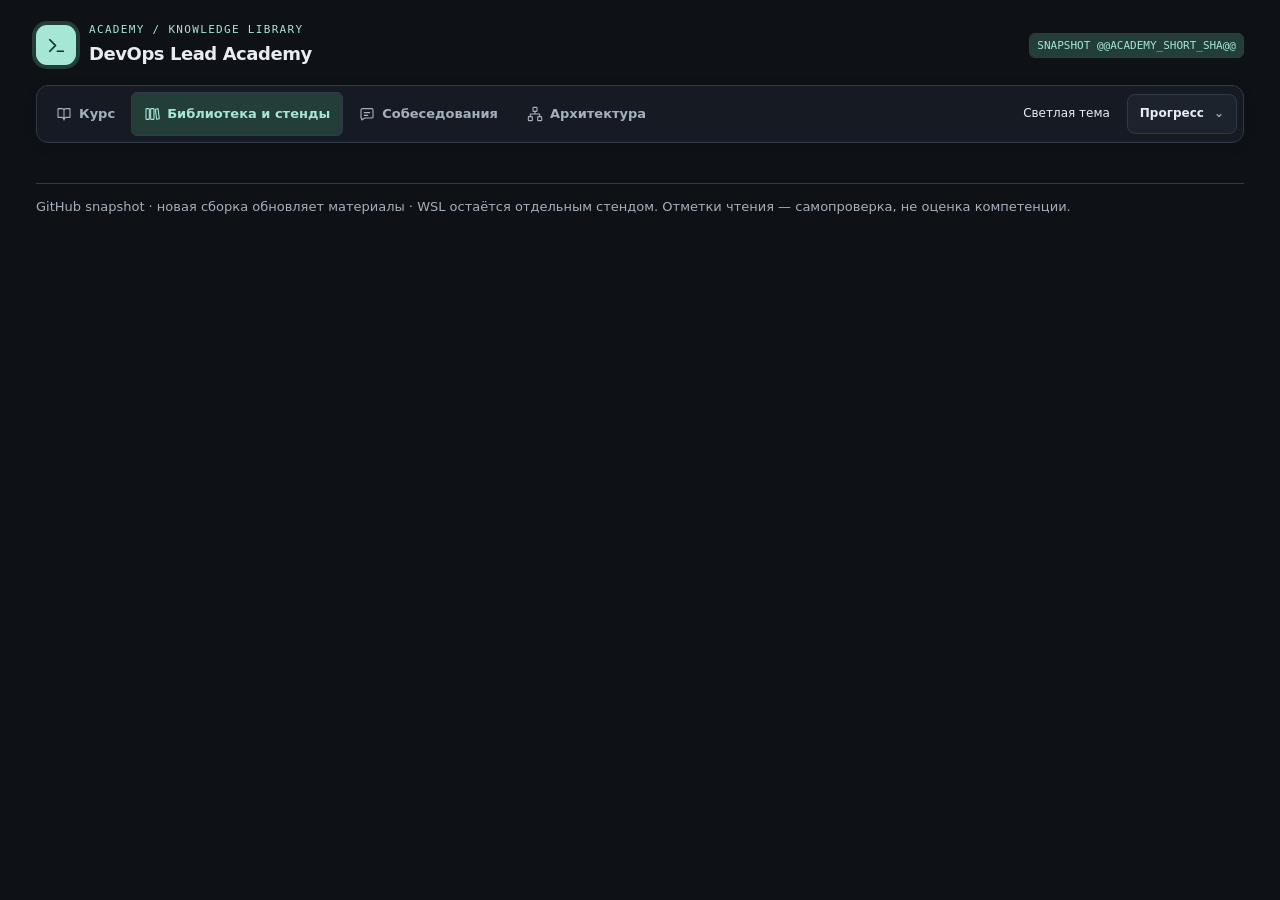
<file: site/templates/index.html>
<!doctype html><html lang="ru"><head><meta charset="utf-8"><meta name="viewport" content="width=device-width,initial-scale=1"><meta name="referrer" content="no-referrer"><meta http-equiv="Content-Security-Policy" content="default-src 'none'; script-src 'self' 'unsafe-inline'; style-src 'self' 'unsafe-inline'; img-src 'self' data:; connect-src 'none'; base-uri 'none'; form-action 'none'"><title>DevOps Lead Academy · Engineering Cockpit</title><link rel="stylesheet" href="site.css"><style>
*{box-sizing:border-box}body{margin:0;background:#0b1322;color:#e8eef9;font:14px/1.6 system-ui,sans-serif;color-scheme:dark}button,input,select,textarea{font:inherit}button,a,input,select,textarea{outline-offset:3px}button{cursor:pointer;border:1px solid #36475e;background:#1c2b40;color:#e8eef9;border-radius:9px;padding:9px 13px;text-align:left}button:hover{background:#283c54}button:focus-visible,a:focus-visible,input:focus-visible,select:focus-visible{outline:2px solid #7de4c7}button.primary,button[aria-current=true]{background:#8de4cd;color:#0d312d;border-color:#8de4cd;font-weight:700}button:disabled{opacity:.45;cursor:default}a{color:#a9d6ff}input,select,textarea{width:100%;border:1px solid #3a4d67;border-radius:9px;background:#0d192b;color:#eef5ff;padding:10px}textarea{min-height:110px;resize:vertical}h1,h2,h3,h4,p{margin:0 0 12px}h1{font-size:clamp(27px,4vw,44px);letter-spacing:-.045em;line-height:1.14}h2{font-size:23px;letter-spacing:-.025em}h3{font-size:17px}h4{font-size:14px;color:#98e4d3;margin-top:22px}.shell{max-width:1250px;margin:auto;padding:18px}.top{display:flex;justify-content:space-between;gap:12px;align-items:center;flex-wrap:wrap;padding:6px 0 18px;border-bottom:1px solid #29394f}.brand{font-size:16px;font-weight:750;letter-spacing:-.02em}.kicker{font:11px/1.5 ui-monospace,monospace;color:#8de4cd;letter-spacing:.12em;text-transform:uppercase}.muted{color:#a5b5cc;font-size:13px}.nav{display:flex;gap:7px;flex-wrap:wrap;margin:18px 0}.nav button{flex:1 1 auto;text-align:center}.hero{padding:28px;border:1px solid #345a68;border-radius:17px;background:radial-gradient(ellipse at 100% 0,#214d60,transparent 60%),#15273a;display:grid;grid-template-columns:1.5fr 1fr;gap:20px;align-items:center}.hero p{max-width:55ch;color:#c9d9ec}.hero svg{width:100%;color:#8de4cd}.stats,.grid{display:grid;grid-template-columns:repeat(auto-fit,minmax(160px,1fr));gap:11px;margin:16px 0}.stat,.card,.panel{border:1px solid #2e4058;border-radius:13px;padding:17px;background:#132035;min-width:0}.stat b{font-size:28px;color:#e8eef9;display:block;line-height:1.2}.card{display:flex;flex-direction:column;align-items:start;gap:9px}.card h3,.card p{margin:0}.card button{margin-top:auto;width:100%}.pill{font:11px ui-monospace,monospace;color:#8de4cd;border:1px solid #35645f;border-radius:5px;padding:5px 7px}.split{display:grid;grid-template-columns:minmax(155px,220px) minmax(0,1fr);gap:14px;align-items:start}.rail{max-height:580px;overflow:auto;display:grid;gap:5px;padding:3px}.rail button{font-size:12px;overflow-wrap:anywhere}.reading p{max-width:76ch;font-size:15px;line-height:1.8}.reading h2{font-size:26px}.actions{display:flex;gap:8px;flex-wrap:wrap;margin:12px 0}.actions button{flex:1 1 auto}.code{position:relative;margin:12px 0;border:1px solid #3c506d;background:#09111e;border-radius:10px;overflow:hidden}.codebar{display:flex;justify-content:space-between;align-items:center;background:#17263b;padding:7px 10px;font:11px ui-monospace,monospace;color:#a5b5cc;gap:8px}.codebar button{font:12px system-ui;padding:4px 8px}pre{white-space:pre-wrap;overflow-wrap:anywhere;margin:0;padding:13px;color:#b6e8d9;font:12px/1.65 ui-monospace,monospace;max-height:320px;overflow:auto}.notice{border-left:3px solid #e9bd75;background:#29283a;padding:13px;border-radius:6px;color:#f0d8b3;font-size:13px;margin:14px 0}.list{display:grid;gap:8px}.row{display:flex;align-items:center;justify-content:space-between;gap:9px;flex-wrap:wrap}.section{margin-top:22px}ul,ol{padding-left:23px}li{margin:7px 0}.small{font-size:12px}details{border:1px solid #2e4058;border-radius:9px;padding:12px;margin:12px 0}summary{cursor:pointer;font-weight:700}.footer{border-top:1px solid #29394f;margin-top:20px;padding-top:12px}.footer p{margin:0}.filter{display:grid;grid-template-columns:1fr 180px;gap:10px;margin:14px 0}.progress{height:6px;border-radius:9px;background:#2e4058;overflow:hidden;margin-top:8px}.progress span{display:block;height:100%;background:#8de4cd}.timeline{display:grid;gap:9px;margin:15px 0}.timeline button{text-align:left}.empty{padding:20px;color:#a5b5cc}@media(max-width:650px){.shell{padding:12px}.hero{grid-template-columns:1fr;padding:20px}.hero svg{display:none}.split{grid-template-columns:1fr}.rail{max-height:220px}.filter{grid-template-columns:1fr}.nav button{font-size:12px}.stats{grid-template-columns:repeat(2,1fr)}.reading h2{font-size:22px}}
</style></head><body><div class="shell"><header class="top"><div class="site-brandline"><span class="site-mark" aria-hidden="true"><svg viewBox="0 0 24 24"><path d="m5 6 6 6-6 6m8 0h6"/></svg></span><div><div class="kicker">ACADEMY / KNOWLEDGE LIBRARY</div><div class="brand">DevOps Lead Academy</div></div></div><span class="pill">SNAPSHOT @@ACADEMY_SHORT_SHA@@</span></header><div class="site-navigation" role="navigation" aria-label="Основные разделы"><a href="index.html"><svg viewBox="0 0 24 24" aria-hidden="true"><path d="M3 4h6a3 3 0 0 1 3 3v14a4 4 0 0 0-4-4H3zM21 4h-6a3 3 0 0 0-3 3v14a4 4 0 0 1 4-4h5z"/></svg>Курс</a><a href="library.html" aria-current="page"><svg viewBox="0 0 24 24" aria-hidden="true"><rect x="3" y="4" width="5" height="16" rx="1"/><rect x="10" y="4" width="5" height="16" rx="1"/><path d="m17 5 4-1 2 15-4 1z"/></svg>Библиотека и стенды</a><a href="interview.html"><svg viewBox="0 0 24 24" aria-hidden="true"><path d="M5 4h14a2 2 0 0 1 2 2v10a2 2 0 0 1-2 2H9l-5 3v-3H3V6a2 2 0 0 1 2-2zM8 10h8m-8 4h5"/></svg>Собеседования</a><a href="architecture.html"><svg viewBox="0 0 24 24" aria-hidden="true"><rect x="9" y="2" width="6" height="6" rx="1"/><rect x="2" y="16" width="6" height="6" rx="1"/><rect x="16" y="16" width="6" height="6" rx="1"/><path d="M12 8v4M5 16v-4h14v4"/></svg>Архитектура</a><div class="site-spacer"></div><button type="button" id="site-theme" aria-pressed="false">Светлая тема</button><details class="site-tools"><summary>Прогресс <span aria-hidden="true">⌄</span></summary><div class="site-tools-menu"><strong>Данные обучения</strong><p>Локальные отметки и черновики</p><button type="button" id="site-export">Экспорт прогресса</button><label class="site-import">Импорт<input type="file" id="site-import" accept="application/json,.json"></label></div></details></div><p id="site-status" class="muted" role="status"></p><nav class="nav" id="nav" aria-label="Разделы"></nav><main id="main"></main><footer class="footer"><p class="muted">GitHub snapshot · новая сборка обновляет материалы · WSL остаётся отдельным стендом. Отметки чтения — самопроверка, не оценка компетенции.</p></footer></div><script type="application/json" id="dataset">@@ACADEMY_DATASET@@</script><script>
"use strict";
const D=JSON.parse(document.getElementById("dataset").textContent),main=document.getElementById("main"),nav=document.getElementById("nav");
const E=(tag,text,cls)=>{const n=document.createElement(tag);if(text!==undefined)n.textContent=text;if(cls)n.className=cls;return n},B=(text,fn,cls)=>{const n=E("button",text,cls);n.type="button";n.addEventListener("click",fn);return n},A=(text,url)=>{const n=E("a",text);if(/^https:\/\//.test(url||"")){n.href=url;n.target="_blank";n.rel="noopener noreferrer"}return n};
const levels={foundation:"Основы",senior:"Senior",lead:"Lead"};
let page="home",topic=null,chapter=0,selectedLab=null,selectedCase=null,selectedDesign=null,selectedRunbook=0,step=0,search="",group="",notes={};
const key="academy-site-reading-v1";let stored=false,state={seen:[],last:null};
try{const x=JSON.parse(localStorage.getItem(key)||"null");if(x&&Array.isArray(x.seen)){state=x}localStorage.setItem(key,JSON.stringify(state));stored=true}catch{}
function save(){try{localStorage.setItem(key,JSON.stringify(state));stored=true}catch{stored=false}}
function change(p){page=p;search="";group="";render()}
function title(k,t,p){main.append(E("div",k,"kicker"),E("h1",t),E("p",p,"muted"))}
function card(parent,t,p,action,label,tag){const c=E("article",undefined,"card");if(tag)c.append(E("span",tag,"pill"));c.append(E("h3",t),E("p",p,"muted"),B(label,action));parent.append(c)}
function code(parent,txt,label="КОМАНДЫ · WSL"){const wrap=E("div",undefined,"code"),bar=E("div",undefined,"codebar"),b=B("Копировать",async()=>{try{await navigator.clipboard.writeText(txt);b.textContent="Скопировано"}catch{b.textContent="Выдели и скопируй вручную";const range=document.createRange();range.selectNodeContents(pre);const s=getSelection();s.removeAllRanges();s.addRange(range)}}),pre=E("pre",txt);bar.append(E("span",label),b);wrap.append(bar,pre);parent.append(wrap)}
function block(parent,t,body){parent.append(E("h4",t),E("p",body))}
function list(parent,t,arr){parent.append(E("h4",t));const l=E("ul");(arr||[]).forEach(x=>l.append(E("li",x)));parent.append(l)}
function filters(parent,placeholder,options,update){const f=E("div",undefined,"filter"),i=E("input");i.type="search";i.placeholder=placeholder;i.value=search;i.setAttribute("aria-label",placeholder);i.addEventListener("input",()=>{search=i.value;update()});const s=E("select");s.setAttribute("aria-label","Направление");for(const x of ["",...options]){const o=E("option",x||"Все направления");o.value=x;s.append(o)}s.value=group;s.addEventListener("change",()=>{group=s.value;update()});f.append(i,s);parent.append(f)}
function match(obj,q){const hay=JSON.stringify(obj).toLowerCase();return q.trim().toLowerCase().split(/\s+/).every(x=>hay.includes(x))}
function openTopic(id,idx=0){topic=D.guides.find(g=>g.id===id);if(!topic)return;chapter=Math.max(0,Math.min(idx,topic.chapters.length-1));state.last={id,chapter:topic.chapters[chapter].id};save();page="theory";render()}
function renderHome(){const hero=E("div",undefined,"hero"),left=E("div");left.append(E("div","YOUR ENGINEERING WORKSPACE","kicker"),E("h1","От теории к доказательствам"),E("p","Изучай механизмы, разбирай сбои, проверяй гипотезы. Реальное развёртывание выполняется локально."));const act=E("div",undefined,"actions");act.append(B("Открыть каталог →",()=>{topic=null;change("theory")},"primary"),B("Развёртывание",()=>change("runbooks")));left.append(act);hero.append(left);const svg=document.createElementNS("http://www.w3.org/2000/svg","svg");svg.setAttribute("viewBox","0 0 260 130");svg.setAttribute("aria-label","Теория → лаборатория → проверка → защита");const ns="http://www.w3.org/2000/svg";function shape(tag,attrs,t){const el=document.createElementNS(ns,tag);Object.entries(attrs).forEach(([k,v])=>el.setAttribute(k,v));if(t)el.textContent=t;svg.append(el)}shape("path",{d:"M65 32 H195 V98 H65 Z",stroke:"currentColor",fill:"none","stroke-dasharray":"4 4"});[[12,8,"THEORY"],[142,8,"LAB"],[142,74,"VERIFY"],[12,74,"DEFEND"]].forEach(([x,y,t])=>{shape("rect",{x,y,width:106,height:46,rx:8,fill:"#142b3c",stroke:"currentColor"});shape("text",{x:x+53,y:y+28,fill:"currentColor","text-anchor":"middle","font-size":11},t)});hero.append(svg);main.append(hero);const stats=E("div",undefined,"stats");for(const [num,label] of [[D.guides.length,"технологий"],[D.guides.flatMap(g=>g.chapters).length,"глав"],[D.labs.length,"практик"],[D.incidents.length,"инцидентов"]]){const n=E("div",undefined,"stat");n.append(E("b",num),E("span",label,"muted"));stats.append(n)}main.append(stats);const mission=E("div",undefined,"panel");mission.append(E("div","CANONICAL STATE / GITHUB","kicker"),E("h2","Текущая лаборатория"),E("p","Актуальная задача и статус находятся в канонической ветке orchestration, отдельно от материалов сайта."),E("p","Сайт не изменяет STATE и не подтверждает компетенции.","muted"),A("Открыть канонический STATE ↗","https://github.com/dneprov808-sudo/devops-lead-lab/blob/academy/orchestration-v1/orchestration/STATE.yaml"));main.append(mission);const cont=E("div",undefined,"panel section");const g=D.guides.find(g=>g.id===state.last?.id),c=g?.chapters.find(c=>c.id===state.last?.chapter);cont.append(E("h3","Продолжить чтение"),E("p",c?g.topic+" · "+c.title:"Открой любую главу в каталоге.","muted"),E("p",state.seen.length+" ознакомлений · "+(stored?"локальные отметки этого браузера":"отметки только в текущей сессии"),"muted"));if(c)cont.append(B("Продолжить →",()=>openTopic(g.id,g.chapters.findIndex(c=>c.id===state.last.chapter)),"primary"));main.append(cont);const g2=E("div",undefined,"grid");card(g2,"Практика","Лаборатории и проверяемые результаты.",()=>change("practice"),"Выбрать лабораторию","BUILD");card(g2,"Инциденты","Симптомы, доказательства и самостоятельный RCA.",()=>change("incidents"),"Диагностировать","OPERATE");card(g2,"System Design","Требования, архитектурные компромиссы и защита.",()=>change("design"),"Проектировать","ARCHITECT");main.append(g2)}
function renderTheory(){if(!topic){title("01 / LIBRARY","Каталог технологий","Ищи по содержанию глав, выбери технологию.");const grid=E("div",undefined,"grid"),draw=()=>{grid.replaceChildren();for(const g of D.guides.filter(g=>match(g,search)&&(!group||D.manifest.find(m=>m.id===g.id)?.group===group))){const done=g.chapters.filter(c=>state.seen.includes(c.id)).length;card(grid,g.topic,g.title,()=>openTopic(g.id),"Читать "+g.chapters.length+" глав",done+"/"+g.chapters.length+" ознакомлений")}if(!grid.children.length)grid.append(E("p","Нет совпадений","empty"))};filters(main,"Поиск: WAL, probes, state…",[...new Set(D.manifest.map(m=>m.group))],draw);main.append(grid);draw();return}const c=topic.chapters[chapter];main.append(B("← Все технологии",()=>{topic=null;render()}));title("01 / READER",topic.topic,"Глава "+(chapter+1)+" из "+topic.chapters.length+" · "+(levels[c.level]||c.level));const split=E("div",undefined,"split"),rail=E("aside",undefined,"rail"),read=E("article",undefined,"panel reading");topic.chapters.forEach((x,i)=>{const b=B((state.seen.includes(x.id)?"✓ ":"")+String(i+1).padStart(2,"0")+" · "+x.title,()=>openTopic(topic.id,i));b.setAttribute("aria-current",String(i===chapter));rail.append(b)});read.append(E("span",levels[c.level]||c.level,"pill"),E("h2",c.title));block(read,"Как это устроено",c.explanation);block(read,"Что важно в production",c.production);block(read,"Практический пример",c.example);if(c.snippet){read.append(E("h4","Разбор конфигурации"));code(read,c.snippet.code,c.snippet.language.toUpperCase());read.append(E("p",c.snippet.notes,"muted"))}read.append(E("h4","Диагностика"),E("div","Пример для изолированной локальной лаборатории. Перед выполнением проверь контекст и версии.","notice"));code(read,c.commands);block(read,"Объясни самостоятельно",c.question);read.append(A("Официальная документация ↗",c.source));const actions=E("div",undefined,"actions"),prev=B("← Назад",()=>openTopic(topic.id,chapter-1)),next=B("Далее →",()=>openTopic(topic.id,chapter+1),"primary");prev.disabled=chapter===0;next.disabled=chapter===topic.chapters.length-1;actions.append(prev,B(state.seen.includes(c.id)?"Снять отметку":"Отметить ознакомление",()=>{state.seen=state.seen.includes(c.id)?state.seen.filter(x=>x!==c.id):[...state.seen,c.id];save();render()}),next);read.append(actions);const detail=E("details");detail.append(E("summary","Краткий справочник"),E("p",topic.concept));block(detail,"Порядок диагностики",topic.diagnosis);block(detail,"Типичные ошибки",topic.pitfalls);block(detail,"Вопрос Lead",topic.question);code(detail,topic.commands);detail.append(A("Источник ↗",topic.source));read.append(detail);const related=D.manifest.find(m=>m.id===topic.id);const ls=D.labs.filter(l=>related?.profiles.includes(l.profile));if(ls.length){read.append(E("h4","Связанные лаборатории"));ls.forEach(l=>read.append(B(l.title,()=>{selectedLab=l;change("practice")})))}split.append(rail,read);main.append(split)}
function renderPractice(){title("02 / LABS","Практикум","Не запускай команды здесь. Открой отдельную локальную учебную среду.");if(!selectedLab){const grid=E("div",undefined,"grid"),draw=()=>{grid.replaceChildren();for(const l of D.labs.filter(l=>match(l,search)&&(!group||l.topic===group)))card(grid,l.title,l.topic+" · "+l.level+" · "+l.minutes+" мин",()=>{selectedLab=l;render()},"Открыть задачу",l.id)};filters(main,"Найти лабораторию",[...new Set(D.labs.map(l=>l.topic))],draw);main.append(grid);draw();return}const l=selectedLab;main.append(B("← Каталог практики",()=>{selectedLab=null;render()}));const p=E("article",undefined,"panel");p.append(E("span",l.id,"pill"),E("h2",l.title),E("p",l.topic+" · "+l.minutes+" мин","muted"),E("div","Проверь локальный Docker context, проект, порты и предварительные условия в репозитории. Не выполняй на production.","notice"));code(p,l.command,"ЗАПУСК · ПРОВЕРЬ КОНТЕКСТ");if(l.enter)code(p,l.enter,"ВХОД");list(p,"Задание",l.tasks);list(p,"Доказательства",l.evidence);p.append(A("Документация ↗",l.docs));main.append(p)}
function renderIncidents(){title("03 / CHAOS","Инциденты","Синтетические сценарии. Сначала формулируй гипотезу самостоятельно.");if(!selectedCase){const grid=E("div",undefined,"grid");D.incidents.forEach(c=>card(grid,c.title,c.topic+" · "+c.severity,()=>{selectedCase=c;render()},"Разобрать",c.id));main.append(grid);return}const c=selectedCase;main.append(B("← Все инциденты",()=>{selectedCase=null;render()}));const p=E("article",undefined,"panel");p.append(E("span",c.severity+" · "+c.id,"pill"),E("h2",c.title),E("p",c.symptoms));block(p,"Задача",c.task);const evidence=E("details");evidence.append(E("summary","Показать факты"),E("p",c.evidence));const hint=E("details");hint.append(E("summary","Подсказка"),E("p",c.hint));const t=E("textarea");t.placeholder="Запиши гипотезу и план диагностики…";t.value=notes[c.id]||"";t.addEventListener("input",()=>notes[c.id]=t.value);const feedback=E("div",undefined,"notice");feedback.hidden=true;p.append(evidence,hint,t,B("Сравнить с разбором",()=>{feedback.hidden=false;feedback.textContent=t.value.trim()?c.debrief:"Сначала запиши собственную гипотезу."},"primary"),feedback);main.append(p)}
function renderDesign(){title("04 / ARCHITECTURE","System Design","Пять архитектурных кейсов: требования, deliverables и rubric.");if(!selectedDesign){const grid=E("div",undefined,"grid");D.designs.forEach(d=>card(grid,d.title,d.scope,()=>{selectedDesign=d;render()},"Открыть кейс",d.id));main.append(grid);return}const d=selectedDesign;main.append(B("← Все кейсы",()=>{selectedDesign=null;render()}));const p=E("article",undefined,"panel");p.append(E("h2",d.title),E("p",d.scope));list(p,"Требования",d.requirements);list(p,"Что представить",d.deliverables);const t=E("textarea");t.placeholder="Архитектура, ограничения и компромиссы…";t.value=notes[d.id]||"";t.addEventListener("input",()=>notes[d.id]=t.value);p.append(t);const fb=E("div");p.append(B("Открыть критерии",()=>{fb.replaceChildren();if(t.value.trim())list(fb,"Рубрика самопроверки",d.rubric);else fb.append(E("p","Сначала опиши своё решение.","notice"))}),fb);main.append(p)}
function renderRunbooks(){title("05 / LOCAL OPERATIONS","Среды и runbooks","Выполняй команды вручную в WSL; сайт не знает состояние стенда.");main.append(E("div","Портал и LAB-001 — отдельные checkout. Light/HA не запускай одновременно. Не используй production context, не раскрывай порты наружу, не удаляй данные без проверки.","notice"));const split=E("div",undefined,"split"),rail=E("aside",undefined,"rail"),p=E("article",undefined,"panel");D.runbooks.forEach((r,i)=>{const b=B(r.title,()=>{selectedRunbook=i;step=0;render()});b.setAttribute("aria-current",String(i===selectedRunbook));rail.append(b)});const r=D.runbooks[selectedRunbook];p.append(E("h2",r.title),E("p",r.intro,"muted"));const tabs=E("div",undefined,"timeline");r.steps.forEach((s,i)=>{const b=B((i+1)+" · "+s.title,()=>{step=i;render()});b.setAttribute("aria-current",String(step===i));tabs.append(b)});p.append(tabs);const st=r.steps[step];if(st){p.append(E("h3",st.title));code(p,st.code)}p.append(E("div",r.result,"notice"),A("Полный runbook в GitHub ↗","https://github.com/dneprov808-sudo/devops-lead-lab/blob/@@ACADEMY_SHA@@/web/index.html"));split.append(rail,p);main.append(split)}
const pages=[["home","Обзор"],["theory","Теория"],["practice","Практика"],["incidents","Инциденты"],["design","System Design"],["runbooks","Среды"]];
function render(){nav.replaceChildren(...pages.map(([id,label])=>{const b=B(label,()=>{if(id==="theory")topic=null;if(id==="practice")selectedLab=null;if(id==="incidents")selectedCase=null;if(id==="design")selectedDesign=null;change(id)});b.setAttribute("aria-current",String(page===id));return b}));main.replaceChildren();({home:renderHome,theory:renderTheory,practice:renderPractice,incidents:renderIncidents,design:renderDesign,runbooks:renderRunbooks})[page]()}
render();
</script><script src="progress.js"></script></body></html>
</file>
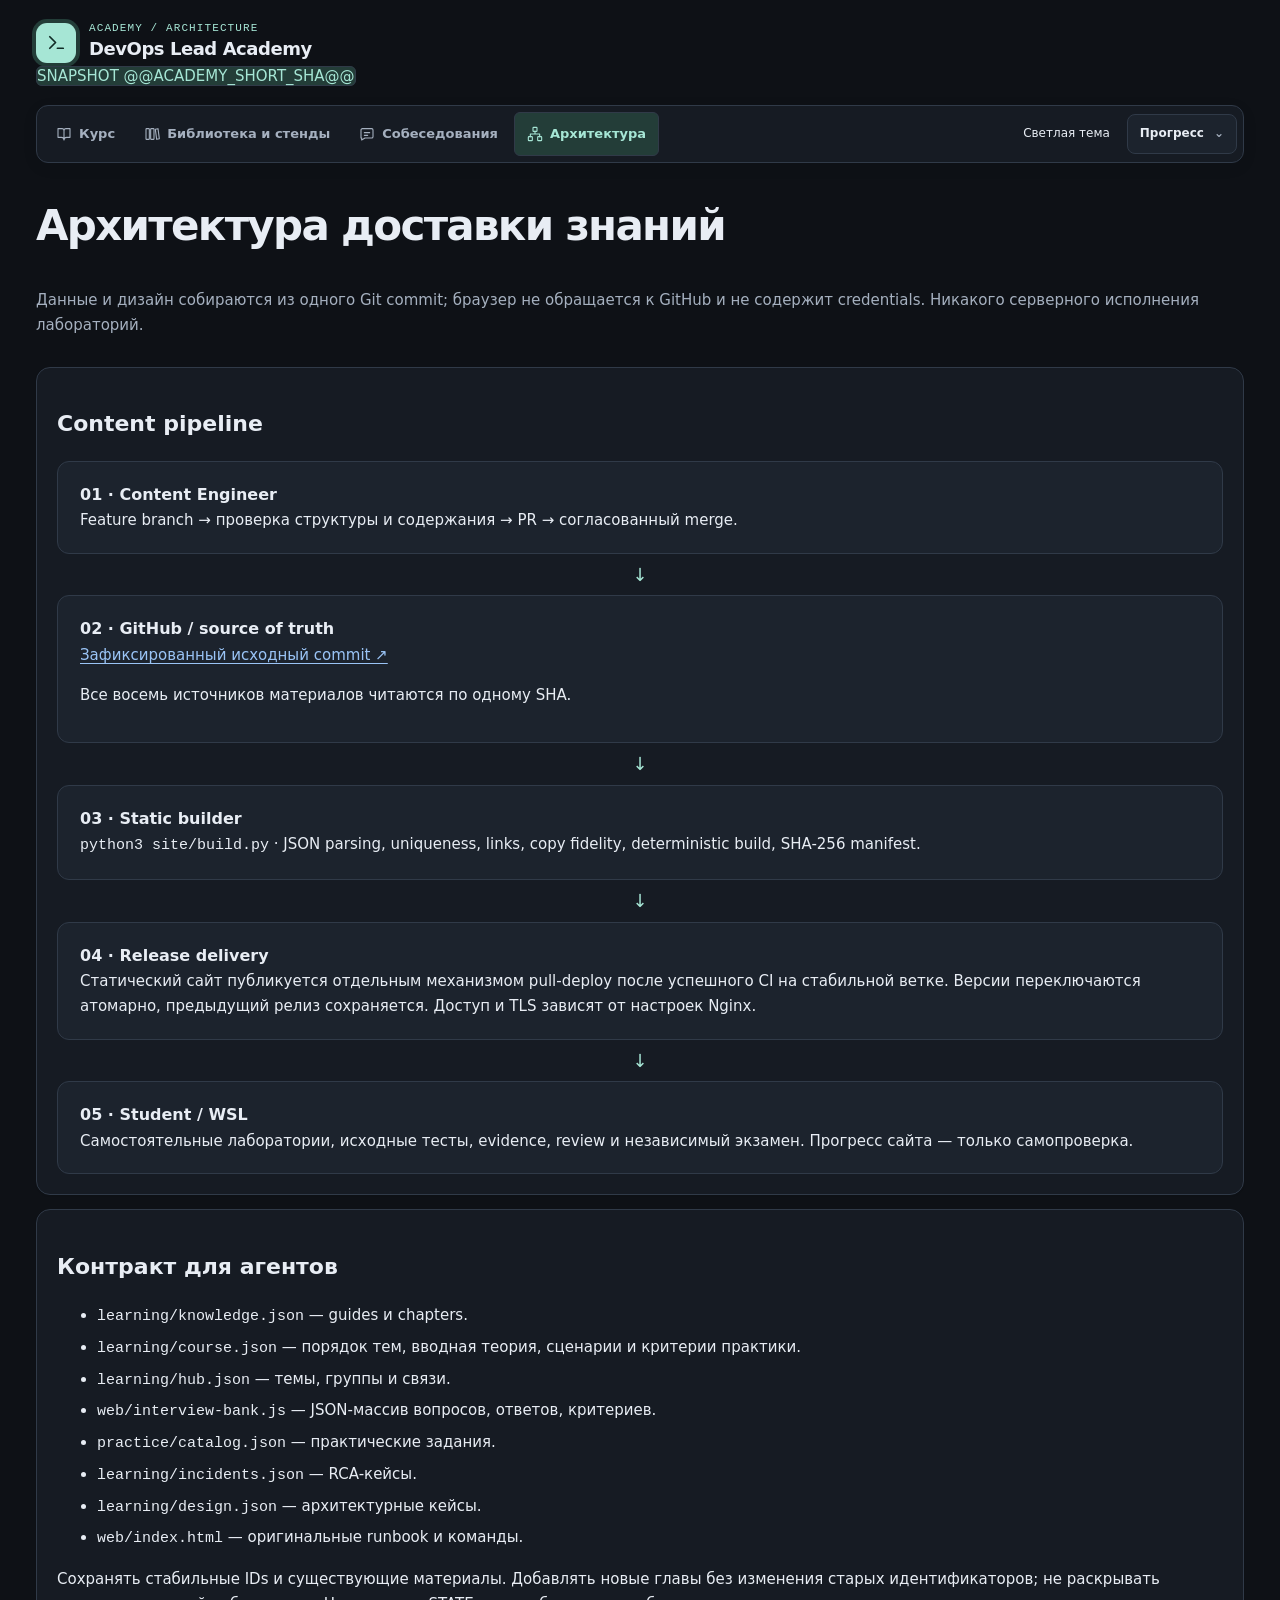
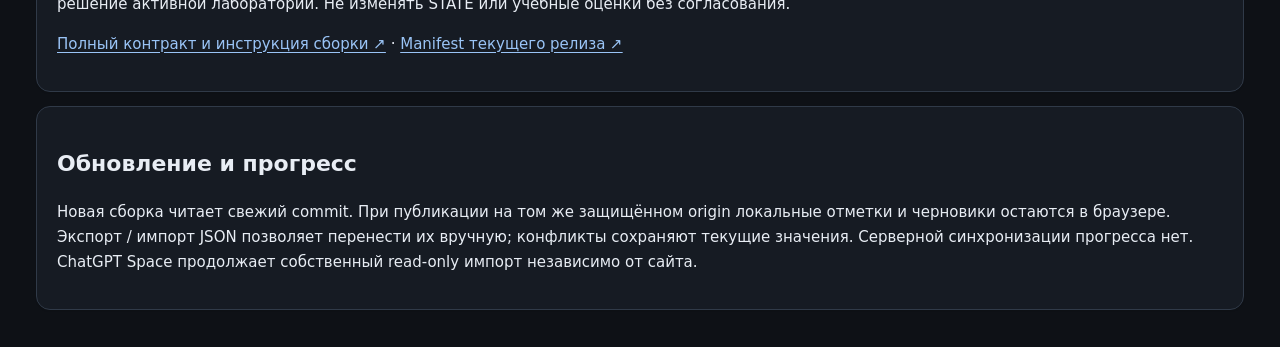
<file: site/templates/architecture.html>
<!doctype html>
<html lang="ru" data-theme="dark"><head><meta charset="utf-8"><meta name="viewport" content="width=device-width,initial-scale=1"><meta name="referrer" content="no-referrer"><meta http-equiv="Content-Security-Policy" content="default-src 'none'; script-src 'self' 'unsafe-inline'; style-src 'self' 'unsafe-inline'; img-src 'self' data:; connect-src 'none'; base-uri 'none'; form-action 'none'"><title>Academy · Архитектура</title><link rel="stylesheet" href="site.css"><style>body{margin:0;background:#0b1322;color:#e8eef9;font:15px/1.65 system-ui}*{box-sizing:border-box}.shell{max-width:1050px;margin:auto;padding:24px}button{border:1px solid #36475e;background:#1c2b40;color:#e8eef9;border-radius:9px;padding:9px 13px;cursor:pointer}a{color:#a9d6ff}.muted{color:#a5b5cc}.panel{padding:20px;border:1px solid #2e4058;border-radius:13px;background:#132035;margin:14px 0}h1{font-size:clamp(27px,4vw,42px);letter-spacing:-.04em}h2{font-size:22px}h3{margin:0;font-size:16px}.flow{display:grid;gap:10px}.node{padding:14px;border:1px solid #45677c;border-radius:10px}.arrow{text-align:center;color:#8de4cd}.grid{display:grid;grid-template-columns:repeat(auto-fit,minmax(130px,1fr));gap:10px}.stat{padding:12px;border:1px solid #2e4058;border-radius:8px}.stat strong{display:block;font-size:27px}.kicker{color:#8de4cd;font:11px ui-monospace,monospace;letter-spacing:.1em}pre{overflow:auto;white-space:pre-wrap;overflow-wrap:anywhere}code{font-family:ui-monospace,monospace}li{margin:5px 0}</style></head>
<body><div class="shell"><header class="top"><div class="site-brandline"><span class="site-mark" aria-hidden="true"><svg viewBox="0 0 24 24"><path d="m5 6 6 6-6 6m8 0h6"/></svg></span><div><div class="kicker">ACADEMY / ARCHITECTURE</div><div class="brand">DevOps Lead Academy</div></div></div><span class="pill">SNAPSHOT @@ACADEMY_SHORT_SHA@@</span></header><div class="site-navigation" role="navigation" aria-label="Основные разделы"><a href="index.html"><svg viewBox="0 0 24 24" aria-hidden="true"><path d="M3 4h6a3 3 0 0 1 3 3v14a4 4 0 0 0-4-4H3zM21 4h-6a3 3 0 0 0-3 3v14a4 4 0 0 1 4-4h5z"/></svg>Курс</a><a href="library.html"><svg viewBox="0 0 24 24" aria-hidden="true"><rect x="3" y="4" width="5" height="16" rx="1"/><rect x="10" y="4" width="5" height="16" rx="1"/><path d="m17 5 4-1 2 15-4 1z"/></svg>Библиотека и стенды</a><a href="interview.html"><svg viewBox="0 0 24 24" aria-hidden="true"><path d="M5 4h14a2 2 0 0 1 2 2v10a2 2 0 0 1-2 2H9l-5 3v-3H3V6a2 2 0 0 1 2-2zM8 10h8m-8 4h5"/></svg>Собеседования</a><a href="architecture.html" aria-current="page"><svg viewBox="0 0 24 24" aria-hidden="true"><rect x="9" y="2" width="6" height="6" rx="1"/><rect x="2" y="16" width="6" height="6" rx="1"/><rect x="16" y="16" width="6" height="6" rx="1"/><path d="M12 8v4M5 16v-4h14v4"/></svg>Архитектура</a><div class="site-spacer"></div><button id="site-theme" type="button" aria-pressed="false">Светлая тема</button><details class="site-tools"><summary>Прогресс <span aria-hidden="true">⌄</span></summary><div class="site-tools-menu"><strong>Данные обучения</strong><p>Локальные отметки и черновики</p><button type="button" id="site-export">Экспорт прогресса</button><label class="site-import">Импорт<input type="file" id="site-import" accept="application/json,.json"></label></div></details></div><p id="site-status" class="muted" role="status"></p>
<h1>Архитектура доставки знаний</h1><p class="muted">Данные и дизайн собираются из одного Git commit; браузер не обращается к GitHub и не содержит credentials. Никакого серверного исполнения лабораторий.</p><div class="grid" id="counts"></div>
<section class="panel"><h2>Content pipeline</h2><div class="flow"><div class="node"><h3>01 · Content Engineer</h3>Feature branch → проверка структуры и содержания → PR → согласованный merge.</div><div class="arrow">↓</div><div class="node"><h3>02 · GitHub / source of truth</h3><a href="https://github.com/dneprov808-sudo/devops-lead-lab/tree/@@ACADEMY_SHA@@">Зафиксированный исходный commit ↗</a><p>Все восемь источников материалов читаются по одному SHA.</p></div><div class="arrow">↓</div><div class="node"><h3>03 · Static builder</h3><code>python3 site/build.py</code> · JSON parsing, uniqueness, links, copy fidelity, deterministic build, SHA-256 manifest.</div><div class="arrow">↓</div><div class="node"><h3>04 · Release delivery</h3>Статический сайт публикуется отдельным механизмом pull-deploy после успешного CI на стабильной ветке. Версии переключаются атомарно, предыдущий релиз сохраняется. Доступ и TLS зависят от настроек Nginx.</div><div class="arrow">↓</div><div class="node"><h3>05 · Student / WSL</h3>Самостоятельные лаборатории, исходные тесты, evidence, review и независимый экзамен. Прогресс сайта — только самопроверка.</div></div></section>
<section class="panel"><h2>Контракт для агентов</h2><ul><li><code>learning/knowledge.json</code> — guides и chapters.</li><li><code>learning/course.json</code> — порядок тем, вводная теория, сценарии и критерии практики.</li><li><code>learning/hub.json</code> — темы, группы и связи.</li><li><code>web/interview-bank.js</code> — JSON-массив вопросов, ответов, критериев.</li><li><code>practice/catalog.json</code> — практические задания.</li><li><code>learning/incidents.json</code> — RCA-кейсы.</li><li><code>learning/design.json</code> — архитектурные кейсы.</li><li><code>web/index.html</code> — оригинальные runbook и команды.</li></ul><p>Сохранять стабильные IDs и существующие материалы. Добавлять новые главы без изменения старых идентификаторов; не раскрывать решение активной лаборатории. Не изменять STATE или учебные оценки без согласования.</p><p><a href="https://github.com/dneprov808-sudo/devops-lead-lab/blob/@@ACADEMY_SHA@@/site/README.md">Полный контракт и инструкция сборки ↗</a> · <a href="manifest.json">Manifest текущего релиза ↗</a></p></section>
<section class="panel"><h2>Обновление и прогресс</h2><p>Новая сборка читает свежий commit. При публикации на том же защищённом origin локальные отметки и черновики остаются в браузере. Экспорт / импорт JSON позволяет перенести их вручную; конфликты сохраняют текущие значения. Серверной синхронизации прогресса нет. ChatGPT Space продолжает собственный read-only импорт независимо от сайта.</p></section></div><script type="application/json" id="dataset">@@ACADEMY_DATASET@@</script><script>const data=JSON.parse(document.getElementById("dataset").textContent);const labels={topics:"технологий",chapters:"глав",questions:"вопросов",labs:"практик",incidents:"инцидентов",designs:"кейсов",runbooks:"runbook",command_blocks:"блоков команд"};for(const [key,n] of Object.entries(data.counts)){const box=document.createElement("div");box.className="stat";const value=document.createElement("strong");value.textContent=n;box.append(value,document.createTextNode(labels[key]||key));document.getElementById("counts").append(box)}</script><script src="progress.js"></script></body></html>
</file>
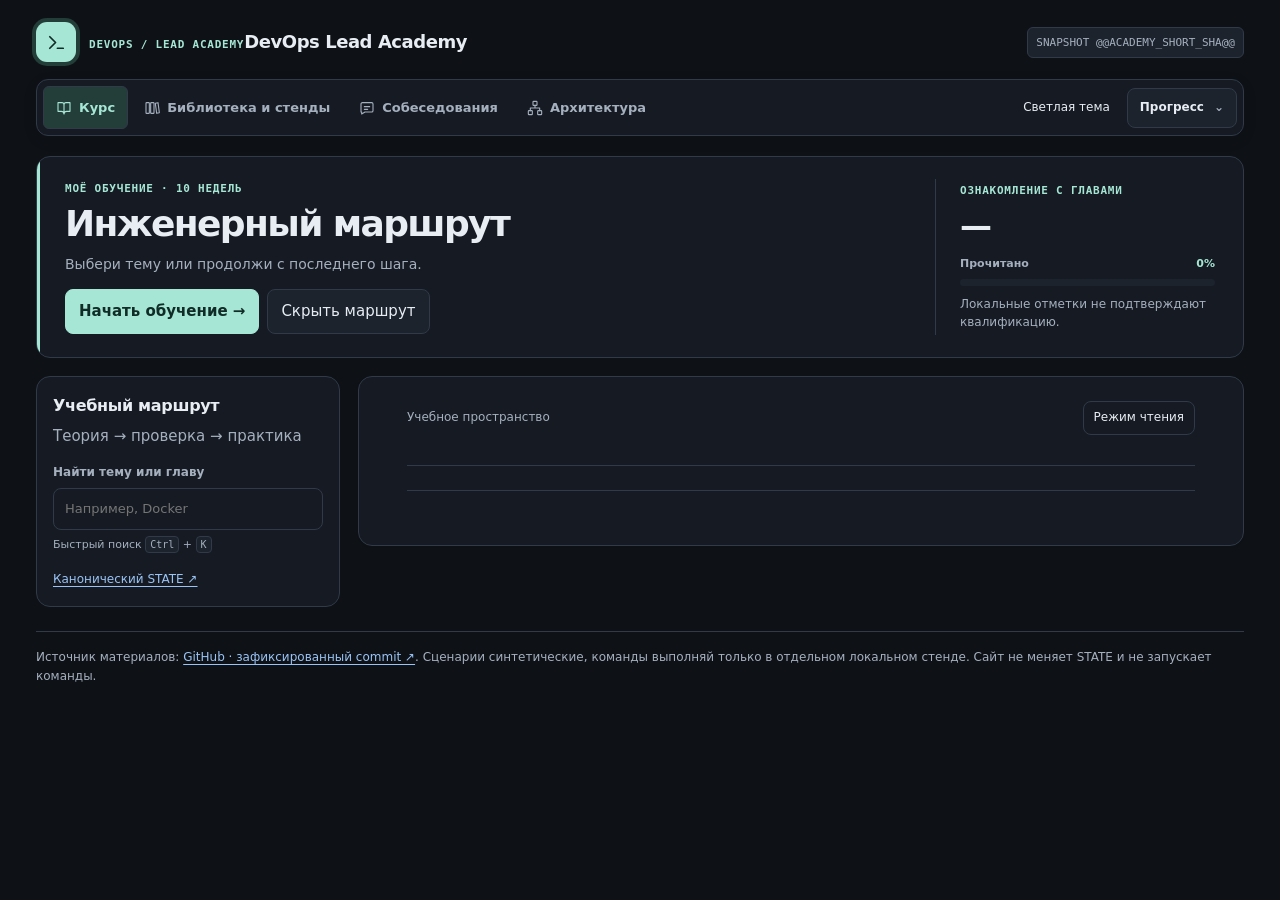
<file: site/templates/course.html>
<!doctype html>
<html lang="ru" data-theme="dark"><head><meta charset="utf-8"><meta name="viewport" content="width=device-width,initial-scale=1"><meta name="referrer" content="no-referrer"><meta http-equiv="Content-Security-Policy" content="default-src 'none'; script-src 'self' 'unsafe-inline'; style-src 'self' 'unsafe-inline'; img-src 'self' data:; connect-src 'none'; base-uri 'none'; form-action 'none'"><title>Academy · Пошаговый курс</title><link rel="stylesheet" href="site.css"><link rel="stylesheet" href="course.css"></head><body><a class="skip" href="#lesson">К уроку</a><div class="course-shell"><header class="course-top"><div class="site-brandline"><span class="site-mark" aria-hidden="true"><svg viewBox="0 0 24 24"><path d="m5 6 6 6-6 6m8 0h6"/></svg></span><div><span class="course-eyebrow">DEVOPS / LEAD ACADEMY</span><strong>DevOps Lead Academy</strong></div></div><span class="course-tag">SNAPSHOT @@ACADEMY_SHORT_SHA@@</span></header>
<div class="site-navigation" role="navigation" aria-label="Основные разделы"><a href="index.html" aria-current="page"><svg viewBox="0 0 24 24" aria-hidden="true"><path d="M3 4h6a3 3 0 0 1 3 3v14a4 4 0 0 0-4-4H3zM21 4h-6a3 3 0 0 0-3 3v14a4 4 0 0 1 4-4h5z"/></svg>Курс</a><a href="library.html"><svg viewBox="0 0 24 24" aria-hidden="true"><rect x="3" y="4" width="5" height="16" rx="1"/><rect x="10" y="4" width="5" height="16" rx="1"/><path d="m17 5 4-1 2 15-4 1z"/></svg>Библиотека и стенды</a><a href="interview.html"><svg viewBox="0 0 24 24" aria-hidden="true"><path d="M5 4h14a2 2 0 0 1 2 2v10a2 2 0 0 1-2 2H9l-5 3v-3H3V6a2 2 0 0 1 2-2zM8 10h8m-8 4h5"/></svg>Собеседования</a><a href="architecture.html"><svg viewBox="0 0 24 24" aria-hidden="true"><rect x="9" y="2" width="6" height="6" rx="1"/><rect x="2" y="16" width="6" height="6" rx="1"/><rect x="16" y="16" width="6" height="6" rx="1"/><path d="M12 8v4M5 16v-4h14v4"/></svg>Архитектура</a><div class="site-spacer"></div><button type="button" id="site-theme" aria-pressed="false">Светлая тема</button><details class="site-tools"><summary>Прогресс <span aria-hidden="true">⌄</span></summary><div class="site-tools-menu"><strong>Данные обучения</strong><p>Локальные отметки и черновики</p><button type="button" id="site-export">Экспорт прогресса</button><label class="site-import">Импорт<input type="file" id="site-import" accept="application/json,.json"></label></div></details></div><p id="site-status" class="muted" role="status"></p>
<section class="course-hero" aria-labelledby="course-title"><div><div class="course-eyebrow">МОЁ ОБУЧЕНИЕ · 10 НЕДЕЛЬ</div><h1 id="course-title">Инженерный маршрут</h1><p id="course-current-title">Выбери тему или продолжи с последнего шага.</p><div class="course-actions"><button class="primary" id="course-resume" type="button">Начать обучение →</button><button id="course-route-toggle" type="button" aria-controls="course-route" aria-expanded="true">Скрыть маршрут</button></div></div><div class="course-summary"><div class="course-eyebrow">ОЗНАКОМЛЕНИЕ С ГЛАВАМИ</div><div id="course-count" class="course-large">—</div><div class="course-progress-label"><span>Прочитано</span><span id="course-percent">0%</span></div><div class="course-meter" role="progressbar" aria-label="Ознакомление с главами" aria-valuemin="0" aria-valuemax="100" aria-valuenow="0"><div id="course-meter"></div></div><p id="course-storage" class="muted">Локальные отметки не подтверждают квалификацию.</p></div></section>
<div class="course-layout"><aside id="course-route" aria-label="Маршрут курса"><h2>Учебный маршрут</h2><p class="muted">Теория → проверка → практика</p><label class="course-search-label" for="course-search">Найти тему или главу</label><input id="course-search" type="search" placeholder="Например, Docker" autocomplete="off"><div class="course-search-hint">Быстрый поиск <kbd>Ctrl</kbd> + <kbd>K</kbd></div><div id="course-search-results" role="region" aria-label="Результаты поиска"></div><div id="course-weeks"></div><a href="https://github.com/dneprov808-sudo/devops-lead-lab/blob/academy/orchestration-v1/orchestration/STATE.yaml">Канонический STATE ↗</a></aside><main id="lesson" tabindex="-1" aria-label="Текущий урок"><div class="course-reader-toolbar"><span>Учебное пространство</span><button id="course-focus" type="button" aria-pressed="false" aria-controls="course-route">Режим чтения</button></div><div id="course-context"></div><div id="course-content"></div><div id="course-nav" class="course-actions"></div></main></div><footer class="course-footer">Источник материалов: <a href="https://github.com/dneprov808-sudo/devops-lead-lab/tree/@@ACADEMY_SHA@@">GitHub · зафиксированный commit ↗</a>. Сценарии синтетические, команды выполняй только в отдельном локальном стенде. Сайт не меняет STATE и не запускает команды.</footer></div>
<script type="application/json" id="dataset">@@ACADEMY_DATASET@@</script><script src="course.js"></script><script src="progress.js"></script></body></html>
</file>
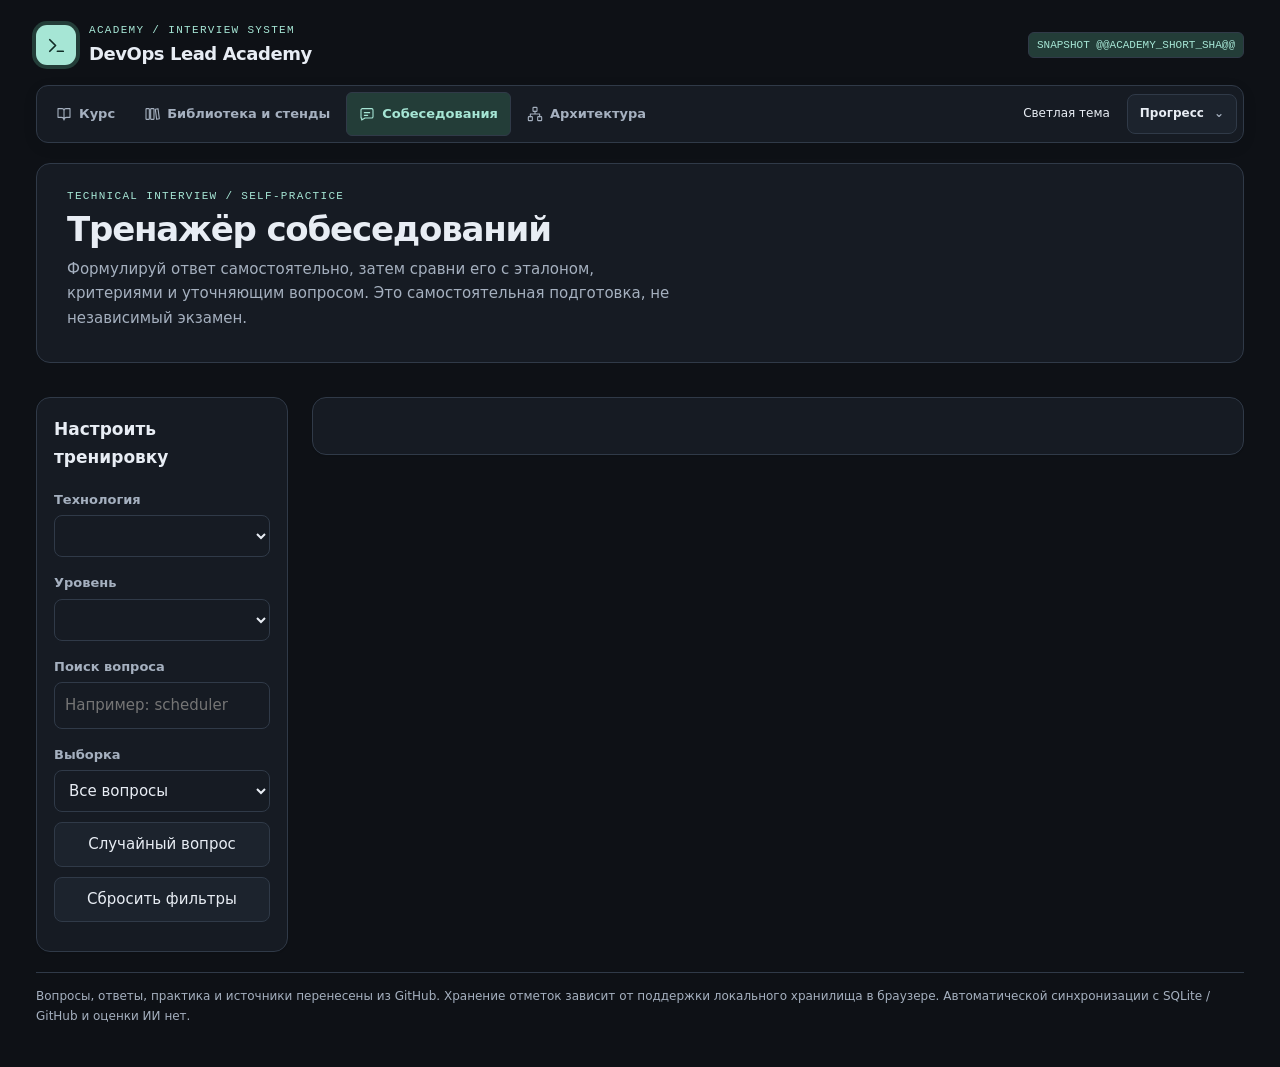
<file: site/templates/interview.html>
<!doctype html><html lang="ru"><head><meta charset="utf-8"><meta name="viewport" content="width=device-width,initial-scale=1"><meta name="referrer" content="no-referrer"><meta http-equiv="Content-Security-Policy" content="default-src 'none'; script-src 'self' 'unsafe-inline'; style-src 'self' 'unsafe-inline'; img-src 'self' data:; connect-src 'none'; base-uri 'none'; form-action 'none'"><title>DevOps Lead Academy · Interview Arena</title><link rel="stylesheet" href="site.css"><style>
*{box-sizing:border-box}body{margin:0;background:#0b1322;color:#e8eef9;font:14px/1.6 system-ui,sans-serif;color-scheme:dark}button,input,select,textarea{font:inherit}button{cursor:pointer;border:1px solid #36475e;background:#1c2b40;color:#e8eef9;border-radius:9px;padding:10px 13px}button:hover:not(:disabled){background:#30455e}button:disabled{opacity:.45;cursor:default}button.primary{background:#8de4cd;border-color:#8de4cd;color:#10302d;font-weight:700}button:focus-visible,a:focus-visible,input:focus-visible,select:focus-visible,textarea:focus-visible{outline:2px solid #8de4cd;outline-offset:3px}input,select,textarea{width:100%;border:1px solid #374b65;background:#0c192b;color:#eef5ff;border-radius:8px;padding:10px}textarea{min-height:190px;resize:vertical;line-height:1.7}label{display:block;color:#b2c0d5;font-size:12px;font-weight:650;margin-top:13px;margin-bottom:5px}a{color:#a9d6ff}.shell{max-width:1200px;margin:auto;padding:20px}.top{display:flex;justify-content:space-between;gap:10px;align-items:center;border-bottom:1px solid #2c4056;padding-bottom:15px;flex-wrap:wrap}.kicker{font:11px/1.5 ui-monospace,monospace;letter-spacing:.12em;color:#8de4cd}.brand{font-weight:750;font-size:16px}.pill{color:#8de4cd;font:11px ui-monospace,monospace;border:1px solid #35645f;padding:6px 8px;border-radius:6px}.hero{margin:18px 0;background:radial-gradient(ellipse at 100% 0,#264a65,transparent 60%),#17283d;border:1px solid #39566e;border-radius:16px;padding:24px}.hero h1{font-size:clamp(27px,4vw,40px);letter-spacing:-.045em;margin:6px 0}.hero p{color:#c4d2e6;margin:7px 0;max-width:65ch}.stats{display:grid;grid-template-columns:repeat(3,1fr);gap:10px;margin:16px 0}.stat,.panel{min-width:0;background:#132035;border:1px solid #2e4058;border-radius:13px;padding:17px}.stat strong{display:block;font-size:27px;line-height:1.25}.stat span,.muted{color:#a9b9cf;font-size:12px}.split{display:grid;grid-template-columns:minmax(175px,245px) minmax(0,1fr);gap:14px;align-items:start}h2{font-size:24px;line-height:1.35;letter-spacing:-.025em;margin:12px 0}h3{font-size:17px;margin:0 0 12px}h4{font-size:14px;margin:16px 0 5px;color:#8de4cd}p{margin:8px 0 12px;white-space:pre-wrap;overflow-wrap:anywhere}.row{display:flex;flex-wrap:wrap;gap:7px;align-items:center;justify-content:space-between}.actions{display:flex;gap:8px;flex-wrap:wrap;margin-top:14px}.actions button{flex:1 1 auto}.navrow{margin:15px 0 0;border-top:1px solid #2e4058;padding-top:14px}.feedback{border-left:3px solid #8de4cd;background:#102b31;border-radius:8px;padding:15px;margin-top:16px}.notice{color:#e9d0a0;border-left:3px solid #e6ba6e;background:#29283a;padding:12px;border-radius:6px;font-size:13px;margin-top:12px}.progress{height:7px;background:#2d4058;border-radius:9px;overflow:hidden;margin:9px 0 4px}.progress span{display:block;height:100%;background:#8de4cd}.filters button{width:100%;margin-top:10px}.counter{font:12px ui-monospace,monospace;color:#a9b9cf}.footer{font-size:12px;color:#a5b5cc;border-top:1px solid #2e4058;margin-top:20px;padding-top:14px}.feedback[hidden],.notice[hidden]{display:none}@media(max-width:640px){.shell{padding:12px}.split{grid-template-columns:1fr}.hero{padding:20px}.stat{padding:12px}.stat strong{font-size:23px}h2{font-size:21px}}
</style></head><body><div class="shell"><header class="top"><div class="site-brandline"><span class="site-mark" aria-hidden="true"><svg viewBox="0 0 24 24"><path d="m5 6 6 6-6 6m8 0h6"/></svg></span><div><div class="kicker">ACADEMY / INTERVIEW SYSTEM</div><div class="brand">DevOps Lead Academy</div></div></div><span class="pill">SNAPSHOT @@ACADEMY_SHORT_SHA@@</span></header><div class="site-navigation" role="navigation" aria-label="Основные разделы"><a href="index.html"><svg viewBox="0 0 24 24" aria-hidden="true"><path d="M3 4h6a3 3 0 0 1 3 3v14a4 4 0 0 0-4-4H3zM21 4h-6a3 3 0 0 0-3 3v14a4 4 0 0 1 4-4h5z"/></svg>Курс</a><a href="library.html"><svg viewBox="0 0 24 24" aria-hidden="true"><rect x="3" y="4" width="5" height="16" rx="1"/><rect x="10" y="4" width="5" height="16" rx="1"/><path d="m17 5 4-1 2 15-4 1z"/></svg>Библиотека и стенды</a><a href="interview.html" aria-current="page"><svg viewBox="0 0 24 24" aria-hidden="true"><path d="M5 4h14a2 2 0 0 1 2 2v10a2 2 0 0 1-2 2H9l-5 3v-3H3V6a2 2 0 0 1 2-2zM8 10h8m-8 4h5"/></svg>Собеседования</a><a href="architecture.html"><svg viewBox="0 0 24 24" aria-hidden="true"><rect x="9" y="2" width="6" height="6" rx="1"/><rect x="2" y="16" width="6" height="6" rx="1"/><rect x="16" y="16" width="6" height="6" rx="1"/><path d="M12 8v4M5 16v-4h14v4"/></svg>Архитектура</a><div class="site-spacer"></div><button type="button" id="site-theme" aria-pressed="false">Светлая тема</button><details class="site-tools"><summary>Прогресс <span aria-hidden="true">⌄</span></summary><div class="site-tools-menu"><strong>Данные обучения</strong><p>Локальные отметки и черновики</p><button type="button" id="site-export">Экспорт прогресса</button><label class="site-import">Импорт<input type="file" id="site-import" accept="application/json,.json"></label></div></details></div><p id="site-status" class="muted" role="status"></p><div class="hero"><div class="kicker">TECHNICAL INTERVIEW / SELF-PRACTICE</div><h1>Тренажёр собеседований</h1><p>Формулируй ответ самостоятельно, затем сравни его с эталоном, критериями и уточняющим вопросом. Это самостоятельная подготовка, не независимый экзамен.</p></div><div class="stats" id="stats"></div><div class="split"><aside class="panel filters"><h3>Настроить тренировку</h3><label for="topic">Технология</label><select id="topic"></select><label for="level">Уровень</label><select id="level"></select><label for="query">Поиск вопроса</label><input id="query" type="search" placeholder="Например: scheduler"><label for="mode">Выборка</label><select id="mode"><option value="all">Все вопросы</option><option value="new">Без отметки</option><option value="review">На повторение</option><option value="ok">Уверенный ответ</option></select><button id="shuffle">Случайный вопрос</button><button id="reset">Сбросить фильтры</button><p class="muted" id="store-status" role="status"></p></aside><main id="main" class="panel"></main></div><div class="footer">Вопросы, ответы, практика и источники перенесены из GitHub. Хранение отметок зависит от поддержки локального хранилища в браузере. Автоматической синхронизации с SQLite / GitHub и оценки ИИ нет.</div></div><script type="application/json" id="dataset">@@ACADEMY_DATASET@@</script><script>
"use strict";
const bank=JSON.parse(document.getElementById("dataset").textContent),$=id=>document.getElementById(id),E=(tag,text,cls)=>{const n=document.createElement(tag);if(text!==undefined)n.textContent=text;if(cls)n.className=cls;return n},B=(label,fn,cls)=>{const b=E("button",label,cls);b.type="button";b.addEventListener("click",fn);return b};
const storageKey="academy-site-interview-v1";let state={drafts:{},ratings:{}},stored=false;
try{const parsed=JSON.parse(localStorage.getItem(storageKey)||"null");if(parsed&&parsed.drafts&&parsed.ratings)state=parsed;localStorage.setItem(storageKey,JSON.stringify(state));stored=true}catch{}
function save(){try{localStorage.setItem(storageKey,JSON.stringify(state));stored=true}catch{stored=false}$("store-status").textContent=stored?"Отметки хранятся локально в этом браузере.":"Отметки только в текущей сессии."}
function fill(select,values,label){const first=E("option",label);first.value="";select.append(first);for(const x of values){const n=E("option",x);n.value=x;select.append(n)}}
fill($("topic"),[...new Set(bank.map(q=>q.topic))].sort(),"Все технологии");fill($("level"),[...new Set(bank.map(q=>q.level))].sort(),"Все уровни");
let rows=[],index=0,revealed=false;
function filter(){const words=$("query").value.trim().toLowerCase().split(/\s+/).filter(Boolean);return bank.filter(q=>(!$("topic").value||q.topic===$("topic").value)&&(!$("level").value||q.level===$("level").value)&&words.every(w=>(q.question+" "+q.topic+" "+q.section+" "+q.id).toLowerCase().includes(w))&&($("mode").value==="all"||($("mode").value==="new"?!state.ratings[q.id]:state.ratings[q.id]===$("mode").value)))}
function stat(){const marked=bank.filter(q=>state.ratings[q.id]).length,review=bank.filter(q=>state.ratings[q.id]==="review").length;$("stats").replaceChildren(...[[bank.length,"вопросов"],[marked,"самооценок"],[review,"на повторение"]].map(([n,t])=>{const d=E("div",undefined,"stat");d.append(E("strong",n),E("span",t));return d}));save()}
function recalc(){rows=filter();index=0;revealed=false;render()}
function move(i){index=Math.max(0,Math.min(rows.length-1,i));revealed=false;render()}
function section(parent,title,text){parent.append(E("h4",title),E("p",text||"—"))}
function render(){stat();const root=$("main");root.replaceChildren();if(!rows.length){root.append(E("h2","Нет совпадений"),E("p","Измени фильтры или сбрось выборку.","muted"));return}const q=rows[index];const head=E("div",undefined,"row");head.append(E("span",q.id+" · "+q.level,"pill"),E("span",(index+1)+" / "+rows.length,"counter"));root.append(head);const prog=E("div",undefined,"progress"),bar=E("span");bar.style.width=((index+1)/rows.length*100)+"%";prog.append(bar);root.append(prog,E("p",q.topic+" / "+q.section,"muted"),E("h2",q.question));const label=E("label","Твой ответ");label.htmlFor="draft";const draft=E("textarea");draft.id="draft";draft.placeholder="Механизм → причины → диагностика → компромиссы";draft.value=state.drafts[q.id]||"";draft.addEventListener("input",()=>{state.drafts[q.id]=draft.value;save()});root.append(label,draft);const notice=E("div",undefined,"notice");notice.hidden=true;const result=E("div",undefined,"feedback");result.hidden=!revealed;function show(){if(!draft.value.trim()){notice.hidden=false;notice.textContent="Сначала сформулируй собственный ответ.";return}revealed=true;notice.hidden=true;result.hidden=false}
const reveal=B("Сравнить с эталоном",show,"primary");root.append(reveal,notice,result);section(result,"Развёрнутый ответ",q.answer);section(result,"Уточняющий вопрос",q.follow_up);section(result,"Практическая проверка",q.practice);section(result,"Критерии",q.rubric);if(/^https:\/\//.test(q.source)){const a=E("a","Официальный источник ↗");a.href=q.source;a.target="_blank";a.rel="noopener noreferrer";result.append(a)}result.append(E("h4","Самооценка (не результат экзамена)"));const rating=E("div",undefined,"actions");const status=E("p",state.ratings[q.id]==="ok"?"Отмечен уверенный ответ":state.ratings[q.id]==="review"?"Отмечено на повторение":"Отметка ещё не поставлена","muted");for(const [value,label] of [["review","На повторение"],["ok","Уверенный ответ"]])rating.append(B(label,()=>{if(!draft.value.trim())return;state.ratings[q.id]=value;status.textContent=value==="ok"?"Отмечен уверенный ответ":"Отмечено на повторение";stat()}));result.append(rating,status);
const nav=E("div",undefined,"row navrow"),prev=B("← Назад",()=>move(index-1)),next=B("Следующий →",()=>move(index+1),"primary");prev.disabled=index===0;next.disabled=index===rows.length-1;nav.append(prev,E("span","Самопроверка","muted"),next);root.append(nav)}
for(const id of ["topic","level","mode"])$(id).addEventListener("change",recalc);$("query").addEventListener("input",recalc);$("shuffle").addEventListener("click",()=>{if(rows.length)move(Math.floor(Math.random()*rows.length))});$("reset").addEventListener("click",()=>{$("topic").value="";$("level").value="";$("mode").value="all";$("query").value="";recalc()});recalc();
</script><script src="progress.js"></script></body></html>
</file>
<file: site/templates/site.css>
/* Academy Design System. Local assets only; semantic tokens shared by all four pages. */
html{--canvas:#101216;--surface:#181c22;--raised:#20252d;--ink:#e8edf4;--dim:#a5b0bf;--line:#343e4c;--accent:#a6e6d5;--accent-bg:#25483f;--accent-ink:#112c26;--link:#9ac4f6;--focus:#9ac4f6;--code-bg:#11151b;--warning-bg:#352c22;--warning:#efd4a8;--radius:12px;--shadow:0 6px 24px #0002;color-scheme:dark}
html[data-theme=light]{--canvas:#f4f6f9;--surface:#fff;--raised:#eef2f6;--ink:#1b283b;--dim:#536479;--line:#d4dce6;--accent:#12634f;--accent-bg:#e5f4ee;--accent-ink:#fff;--link:#225da7;--focus:#2461ab;--code-bg:#121a25;--warning-bg:#fff5e3;--warning:#744a12;--shadow:0 6px 24px #1b283b09;color-scheme:light}
html body{margin:0;background:var(--canvas);color:var(--ink);font:15px/1.65 system-ui,-apple-system,"Segoe UI",sans-serif;color-scheme:inherit}
*,*::before,*::after{box-sizing:border-box}
html :is(button,input,select,textarea){font:inherit}
html button,html .site-import{border:1px solid var(--line);background:var(--raised);color:var(--ink);border-radius:8px;padding:9px 13px;min-height:38px;cursor:pointer}
html button:hover:not(:disabled),html .site-import:hover{background:var(--accent-bg);color:var(--ink);border-color:var(--accent)}
html button:disabled{opacity:.45;cursor:default}
html button.primary,html button[aria-current=true]{background:var(--accent);border-color:var(--accent);color:var(--accent-ink);font-weight:650}
html :is(button,a,input,select,textarea,summary):focus-visible,.site-import:focus-within{outline:2px solid var(--focus);outline-offset:3px}
html :is(input:not([type=range]),select,textarea){color:var(--ink);background:var(--surface);border:1px solid var(--line);border-radius:8px}
html a{color:var(--link);text-underline-offset:3px}
html :is(.muted,.counter,.stat span,.footer,label){color:var(--dim)}
html :is(.kicker,h4){color:var(--accent)}
html :is(.panel,.card,.stat){background:var(--surface);border:1px solid var(--line);border-radius:var(--radius);box-shadow:none;min-width:0}
html :is(.stat strong,.stat b){color:var(--ink);font-variant-numeric:tabular-nums}
html .pill{color:var(--accent);background:var(--accent-bg);border:1px solid var(--line);border-radius:6px}
html :is(.hero,.course-hero){background:var(--surface);border:1px solid var(--line);color:var(--ink);border-radius:var(--radius);box-shadow:var(--shadow)}
html :is(.hero,.course-hero) p{color:var(--dim)}
html .hero .kicker{color:var(--accent)}
html :is(.notice,.course-notice){background:var(--warning-bg);color:var(--warning)}
html :is(.feedback,.course-feedback){background:var(--accent-bg);color:var(--ink)}
html :is(.progress,.course-meter){background:var(--raised)}
html :is(.progress span,.course-meter>div){background:var(--accent)}
html :is(details,.top,.footer,.navrow){border-color:var(--line)}
html :is(.code,.course-code){background:var(--code-bg);border-color:#394657;color:#d2e9e5}
html :is(.codebar,.course-codebar){background:#202a35;color:#c1cbd8}
html :is(.codebar,.course-codebar) button{background:#273341;color:#e4ecf7;border-color:#516176}
html :is(.code,.course-code) pre{color:#c8e8df;font-size:13px;line-height:1.7}
html .shell,html .course-shell{max-width:1440px;margin:auto;padding:22px 36px 40px}
html .top,html .course-top{border:0;padding:0 0 17px;align-items:center}
html :is(.top .brand,.course-top strong){font-size:18px;letter-spacing:-.025em;font-weight:700;color:var(--ink)}
.site-brandline{display:flex;align-items:center;gap:13px}
.site-mark{width:40px;height:40px;flex:none;border-radius:10px;display:grid;place-items:center;background:var(--accent);color:var(--accent-ink)}
.site-mark svg{width:23px;height:23px;stroke:currentColor;fill:none;stroke-width:1.8;stroke-linecap:round;stroke-linejoin:round}
.site-navigation{position:sticky;top:0;z-index:20;display:flex;align-items:center;flex-wrap:wrap;gap:4px;padding:7px;margin:0 0 22px;border:1px solid var(--line);border-radius:10px;background:var(--surface);box-shadow:var(--shadow)}
html .site-navigation a{font-size:13px;display:inline-flex;align-items:center;gap:7px;color:var(--dim);text-decoration:none;padding:10px 12px;border-radius:6px;white-space:nowrap;font-weight:550}
.site-navigation a svg{width:16px;height:16px;stroke:currentColor;fill:none;stroke-width:1.65;stroke-linecap:round;stroke-linejoin:round}
html .site-navigation a[aria-current=page]{background:var(--accent-bg);color:var(--accent);font-weight:700}
html .site-navigation a:hover{background:var(--raised);color:var(--ink)}
.site-navigation button,.site-navigation .site-import{font-size:12px;white-space:nowrap}
.site-navigation .site-import{display:inline-flex;align-items:center;position:relative;overflow:hidden;margin:0}
.site-import input{position:absolute;inset:0;opacity:0;width:100%;height:100%;cursor:pointer}
.site-spacer{flex:1}
#site-status:empty{display:none}
#site-status:not(:empty){padding:12px 16px;border:1px solid var(--line);background:var(--surface);border-radius:8px}
html .nav{margin:0 0 18px;gap:6px}
html .nav button{flex:0 1 auto;font-size:13px}
html .split{gap:20px;grid-template-columns:minmax(190px,252px) minmax(0,1fr)}
html .rail{position:sticky;top:86px;max-height:calc(100vh - 108px);padding:8px;scrollbar-width:thin;border:1px solid var(--line);border-radius:var(--radius);background:var(--surface)}
html .rail button{border:0;background:transparent;font-size:13px;padding:10px}
html .rail button[aria-current=true]{background:var(--accent-bg);color:var(--accent)}
html .reading{padding:clamp(20px,3vw,40px)}
html .reading p{font-size:16px;line-height:1.85;max-width:76ch}
html .reading h2{font-size:clamp(24px,3vw,32px)}
html .card{padding:20px;gap:12px;transition:border-color .16s}
html .card:hover{border-color:var(--accent)}
html .card button{background:var(--raised)}
html .card button.primary{background:var(--accent)}
html .hero{padding:24px 28px;margin:0 0 18px}
html .hero h1{font-size:clamp(26px,3vw,38px);line-height:1.16;font-weight:700;letter-spacing:-.035em}
html .hero svg{color:var(--accent)}
html .stats{gap:12px}
html .stat{padding:18px 20px}
html .stat :is(b,strong){font-size:28px;letter-spacing:-.035em}
html .filters{position:sticky;top:86px}
html .filters label{font-size:13px;margin-top:15px}
html .filters input,html .filters select{min-height:42px}
html #main.panel{padding:28px 32px}
html #main.panel h2{font-size:clamp(22px,2.6vw,29px);line-height:1.4}
html #main.panel textarea{min-height:220px;line-height:1.7;font-size:15px}
html .flow .node{background:var(--raised);border-color:var(--line);padding:18px}
html .flow .arrow{color:var(--accent)}
html .footer{color:var(--dim)}
@media(min-width:1000px){html .grid{gap:16px}html .split{gap:24px}}
@media(max-width:900px){html .shell,html .course-shell{padding:18px 20px 32px}.site-navigation{position:static}.site-spacer{display:none}html .filters,html .rail{position:static;max-height:none}}
@media(max-width:680px){html .shell,html .course-shell{padding:12px}html .split{grid-template-columns:minmax(0,1fr)}html .site-navigation{display:grid;grid-template-columns:repeat(2,minmax(0,1fr));gap:4px;margin-bottom:14px}html .site-navigation a{white-space:normal;font-size:12px;padding:8px}html .site-navigation button,html .site-navigation .site-import{white-space:normal;font-size:12px;padding:8px;justify-content:center;text-align:center}html .site-navigation .site-spacer{display:none}html .hero{padding:18px}html .stat{padding:13px}html .stat :is(b,strong){font-size:23px}html #main.panel{padding:18px}html .rail{max-height:240px}html .stats{grid-template-columns:repeat(2,minmax(0,1fr))}.site-mark{width:34px;height:34px}}
@media(prefers-reduced-motion:reduce){*,*::before,*::after{scroll-behavior:auto!important;transition:none!important}}
@media print{.site-navigation,.nav,button,.site-import,.footer,#course-route{display:none!important}html body{background:white!important;color:#111!important}html :is(.panel,.card,.stat,#lesson){background:white!important;color:#111!important;border-color:#ccc!important}.split,.course-layout{display:block!important}.rail{display:none}pre{max-height:none}}

/* Product polish: small motion, quiet surfaces and a single visual hierarchy. */
html{--canvas:#0e1116;--surface:#161b23;--raised:#1c232d;--line:#303a48;--accent:#a6e6d5;--accent-bg:#233d38;--shadow:0 12px 36px #0002;--ease:cubic-bezier(.2,.7,.2,1);--duration:160ms;--radius:14px}
html[data-theme=light]{--canvas:#f5f7fa;--surface:#fff;--raised:#f0f3f7;--line:#d7dfe9;--accent:#12634f;--accent-bg:#e5f4ee;--shadow:0 12px 36px #1b283b08}
html body{font-optical-sizing:auto;-webkit-font-smoothing:antialiased}
html :is(button,.site-import,.site-navigation a,.site-tools summary){transition:background-color var(--duration) var(--ease),border-color var(--duration) var(--ease),color var(--duration) var(--ease),box-shadow var(--duration) var(--ease)}
html button.primary:hover:not(:disabled){background:var(--accent);color:var(--accent-ink);box-shadow:0 0 0 3px var(--accent-bg)}
html button:active:not(:disabled){transform:translateY(1px)}
html .site-navigation{padding:6px;gap:3px;margin-bottom:20px;border-radius:12px;box-shadow:0 4px 16px #0001}
html .site-navigation a{padding:10px 12px;border:1px solid transparent}
html .site-navigation a[aria-current=page]{border-color:var(--line)}
html .site-navigation a svg{flex:none}
html .site-navigation #site-theme{background:transparent;border-color:transparent}
html .site-navigation #site-theme:hover{background:var(--raised)}
.site-tools{position:relative;flex:none;margin:0;padding:0;border:0}
.site-tools summary{display:flex;align-items:center;justify-content:space-between;gap:10px;cursor:pointer;list-style:none;font-size:12px;font-weight:600;min-height:38px;padding:9px 12px;background:var(--raised);border:1px solid var(--line);border-radius:8px;color:var(--ink)}
.site-tools summary::-webkit-details-marker{display:none}
.site-tools summary span{color:var(--dim);transition:transform var(--duration) var(--ease)}
.site-tools[open] summary span{transform:rotate(180deg)}
.site-tools[open] summary{border-color:var(--accent)}
.site-tools-menu{position:absolute;z-index:30;right:0;top:calc(100% + 8px);width:245px;padding:12px;background:var(--surface);border:1px solid var(--line);border-radius:12px;box-shadow:0 12px 36px #0003;display:grid;gap:7px;animation:site-enter 160ms var(--ease) both}
.site-tools-menu strong{font-size:13px;color:var(--ink);padding:3px 5px 0}
.site-tools-menu p{font-size:12px;color:var(--dim);margin:0 5px 5px}
html .site-tools-menu button,html .site-tools-menu .site-import{width:100%;justify-content:flex-start;text-align:left;font-size:13px}
@keyframes site-enter{from{opacity:0;transform:translateY(5px)}to{opacity:1;transform:translateY(0)}}
html .site-mark{background:var(--accent);border-radius:11px;box-shadow:0 0 0 4px var(--accent-bg)}
html .top .brand,html .course-top strong{font-weight:690}
html :is(.panel,.card,.stat){box-shadow:0 1px 2px #0001}
html .card{transition:background-color var(--duration) var(--ease),border-color var(--duration) var(--ease),box-shadow var(--duration) var(--ease)}
html .card:hover{box-shadow:var(--shadow)}
html :is(.hero,.course-hero){box-shadow:none}
html .hero{padding:24px 30px}
html .hero h1{font-size:clamp(25px,3vw,34px)}
html .stat strong,html .stat b{font-size:clamp(23px,2.8vw,30px);font-weight:700}
html .filters h3{margin-bottom:18px}
html .filters :is(select,input){transition:border-color var(--duration) var(--ease)}
html .filters :is(select,input):focus{border-color:var(--focus)}
html #main.panel textarea{line-height:1.8;padding:14px}
html .reading h2,html #main.panel h2{max-width:35ch;text-wrap:balance}
html .reading .section{margin-top:26px}
html .flow .node{padding:20px 22px;border-radius:12px}
html .flow .arrow{line-height:1.2;font-size:18px}
@media(min-width:901px) and (max-width:1100px){html .site-navigation{position:static}html .filters,html .rail{top:16px}}
@media(max-width:680px){html .site-navigation{gap:5px}html .site-navigation a{min-height:38px;line-height:1.3}html .site-navigation #site-theme{border:1px solid var(--line)}.site-tools summary{justify-content:center}.site-tools-menu{width:min(245px,calc(100vw - 32px))}html .hero{padding:18px}}
@media(prefers-reduced-motion:reduce){*,*::before,*::after{animation:none!important;transition:none!important;scroll-behavior:auto!important}html button:active:not(:disabled){transform:none}}
</file>
<file: site/templates/course.css>
/* Course workspace: a compact dashboard, sticky curriculum and editorial reader. */
.skip{position:absolute;left:12px;top:-100px;z-index:100;background:var(--surface);padding:12px}.skip:focus{top:12px}
.course-top{display:flex;justify-content:space-between;align-items:center;gap:12px}
.course-eyebrow{font:600 11px/1.5 ui-monospace,monospace;letter-spacing:.07em;color:var(--accent)}
.course-tag{font:11px ui-monospace,monospace;color:var(--dim);background:var(--raised);border:1px solid var(--line);border-radius:6px;padding:8px}
.course-hero{display:grid;grid-template-columns:minmax(0,1fr) minmax(190px,280px);align-items:center;gap:30px;padding:22px 26px;margin:0 0 18px}
.course-hero h1{font-size:clamp(25px,3vw,36px);line-height:1.12;letter-spacing:-.035em;margin:6px 0 10px}
.course-hero p{margin:0;max-width:72ch}
.course-summary{min-width:0;padding:4px 0 4px 24px;border-left:1px solid var(--line)}
.course-large{font-size:32px;letter-spacing:-.04em;font-variant-numeric:tabular-nums;font-weight:700;line-height:1.2;margin-top:7px}
.course-meter{height:7px;border-radius:8px;overflow:hidden;margin:10px 0}.course-meter>div{height:100%;width:0;transition:width .2s ease}
.course-summary p{font-size:12px}
.course-actions{display:flex;align-items:center;flex-wrap:wrap;gap:9px;margin-top:14px}
.course-actions .primary{font-weight:700}
.course-layout{display:grid;grid-template-columns:minmax(240px,304px) minmax(0,1fr);align-items:start;gap:20px}
.course-layout:has(#course-route[hidden]){grid-template-columns:minmax(0,1fr)}
.course-layout [hidden]{display:none!important}
#course-route,#lesson{min-width:0;background:var(--surface);border:1px solid var(--line);border-radius:var(--radius)}
#course-route{position:sticky;top:80px;padding:18px;max-height:calc(100vh - 100px);overflow:auto;scrollbar-width:thin}
#course-route h2{font-size:17px;margin:0 0 4px;letter-spacing:-.02em}
#course-route p{margin:0 0 15px}
#course-route>a{display:block;font-size:12px;margin:16px 0 0}
.course-search-label{display:block;font-size:12px;font-weight:600;margin:0 0 5px}
#course-search{width:100%;padding:9px 11px;font-size:13px}
#course-search-results:empty{display:none}
#course-search-results{margin-top:10px;border:1px solid var(--line);border-radius:8px;padding:6px;background:var(--raised)}
#course-search-results button{display:block;width:100%;border:0;text-align:left;background:transparent;font-size:12px;padding:8px;min-height:32px}
#course-search-results p{font-size:12px;margin:6px}
.course-week{border-bottom:1px solid var(--line);padding:11px 0}
.course-week summary{font-size:12.5px;font-weight:650;cursor:pointer;line-height:1.5;overflow-wrap:anywhere}
.course-week button{display:block;width:100%;text-align:left;padding:7px 9px;margin:4px 0;font-size:12px;border:0;background:transparent;color:var(--dim);min-height:30px;line-height:1.45}
.course-week button[aria-current=true]{background:var(--accent-bg);color:var(--accent);font-weight:650}
.course-step-list{border-left:1px solid var(--line);padding-left:8px;margin:6px 0 7px 6px}
.course-step-list button[aria-current=true]{box-shadow:inset 2px 0 var(--accent)}
#lesson{padding:clamp(22px,4vw,48px);scroll-margin-top:82px;outline-offset:4px}
#course-context{padding-bottom:14px;border-bottom:1px solid var(--line);margin-bottom:26px}
#course-context p{margin:5px 0 0;font-size:12px}
.course-stagebar{display:grid;grid-template-columns:repeat(4,minmax(0,1fr));gap:7px;margin-top:16px}
.course-stagebar button{min-height:34px;text-align:left;font-size:12px;padding:8px;white-space:normal;line-height:1.3}
.course-stagebar button[aria-current=step]{background:var(--accent-bg);border-color:var(--accent);color:var(--accent);font-weight:650}
.course-lesson-meta{font-size:12px;color:var(--dim);margin:0 0 20px}
#course-content>h2{font-size:clamp(24px,3vw,35px);line-height:1.2;letter-spacing:-.035em;margin:8px 0 15px;font-weight:700;max-width:32ch}
#course-content h3{font-size:18px;font-weight:650;letter-spacing:-.015em;line-height:1.4;margin:0 0 12px}
.course-section{margin:24px 0}
.course-section p,.course-walk-step p{font-size:16px;line-height:1.85;max-width:76ch;white-space:pre-wrap;overflow-wrap:anywhere;margin:0 0 12px}
.course-walkthrough{margin:30px 0}
.course-walk-step{padding:15px 18px;margin:8px 0;border-left:2px solid var(--accent);background:var(--raised);border-radius:0 8px 8px 0}
.course-walk-step p{margin:7px 0 0}
.course-notice{padding:13px 16px;border-left:3px solid #b88947;border-radius:6px;font-size:13px;line-height:1.65;white-space:pre-wrap;overflow-wrap:anywhere}
.course-tabs{display:grid;grid-template-columns:repeat(3,minmax(0,1fr));gap:5px;padding:5px;border:1px solid var(--line);border-radius:10px;background:var(--raised)}
.course-tabs button{font-size:12px;text-align:left;line-height:1.45;padding:9px;border:1px solid transparent;background:transparent;color:var(--dim)}
.course-tabs button[aria-pressed=true]{background:var(--surface);border-color:var(--line);color:var(--ink);box-shadow:var(--shadow)}
.course-chapter-body{min-height:200px}
.course-code{border:1px solid #394657;border-radius:9px;overflow:hidden;margin:14px 0}
.course-codebar{display:flex;align-items:center;justify-content:space-between;gap:10px;padding:8px 12px;font:11px ui-monospace,monospace}
.course-codebar button{padding:5px 8px;font:12px system-ui;min-height:30px}
.course-code pre{white-space:pre-wrap;overflow-wrap:anywhere;max-height:380px;overflow:auto;margin:0;padding:16px;font:13px/1.7 ui-monospace,monospace}
.course-model{margin:25px 0;background:var(--raised);border:1px solid var(--line);border-radius:var(--radius);padding:22px}
.course-model h3{margin:8px 0!important}
.course-model p{line-height:1.65}
.course-model-grid{display:grid;grid-template-columns:repeat(3,minmax(0,1fr));gap:8px}
.course-model-grid button[aria-pressed=true]{background:var(--accent-bg);color:var(--accent);border-color:var(--accent)}
.course-model-grid button[aria-pressed=false]{background:var(--warning-bg);color:var(--warning);border-color:#b88947}
.course-flowline{font:13px/1.6 ui-monospace,monospace;text-align:center;padding:14px;background:var(--surface);border-radius:8px;border:1px solid var(--line);margin:15px 0;color:var(--dim)}
.course-model-result{margin:16px 0 0!important;padding:14px 16px;border-left:3px solid var(--accent);border-radius:6px;background:var(--surface);font-size:14px;font-weight:550}
.course-slider{display:grid;grid-template-columns:1fr auto;gap:6px;align-items:center;font-size:13px;margin:15px 0}
.course-slider input{grid-column:1/-1;width:100%;accent-color:var(--accent)}.course-model>button{margin:4px 5px 4px 0}
.course-options{display:grid;gap:10px;margin:18px 0}
.course-options button{text-align:left;padding:14px 17px;font-size:15px}
.course-options button[aria-pressed=true]{background:var(--accent-bg);color:var(--ink);border-color:var(--accent)}
.course-options button[data-result=incorrect]{border-color:#b88947;background:var(--warning-bg);color:var(--warning)}
.course-feedback:empty{display:none}
.course-feedback{border-left:3px solid var(--accent);padding:16px;border-radius:7px;margin:16px 0}
.course-feedback[data-result=incorrect]{border-left-color:#b88947;background:var(--warning-bg);color:var(--warning)}
.course-feedback p{margin:5px 0 0}
.course-runbook{padding:18px;background:var(--raised);border:1px solid var(--line);border-radius:10px;margin:20px 0}
.course-runbook p{white-space:pre-wrap;overflow-wrap:anywhere;line-height:1.7}
#course-content details{padding:13px;border:1px solid var(--line);border-radius:8px;margin:10px 0}
#course-content summary{cursor:pointer;font-weight:600;font-size:14px}
#course-nav{border-top:1px solid var(--line);padding-top:18px;justify-content:space-between;margin-top:30px}
#course-nav span{font-size:12px;color:var(--dim);flex:1 1 120px;text-align:center}
.course-footer{font-size:12px;color:var(--dim);margin-top:24px;padding-top:16px;border-top:1px solid var(--line)}
@media(min-width:1200px){#lesson{padding:36px 48px}.course-section p,.course-walk-step p{font-size:17px}}
@media(max-width:900px){.course-layout{grid-template-columns:minmax(0,1fr)}#course-route{position:static;max-height:270px}.course-hero{padding:20px;gap:12px}#lesson{scroll-margin-top:12px;padding:24px}.course-section p,.course-walk-step p{font-size:15px}}
@media(max-width:600px){.course-hero{grid-template-columns:minmax(0,1fr);padding:18px}.course-summary{border-left:0;border-top:1px solid var(--line);padding:14px 0 0}.course-tag{display:none}.course-large{font-size:27px}#lesson{padding:18px}.course-stagebar{grid-template-columns:repeat(2,minmax(0,1fr))}.course-tabs{grid-template-columns:1fr}.course-model-grid{grid-template-columns:1fr}.course-model{padding:15px}#course-nav span{order:3;flex-basis:100%}.course-actions button{flex:1 1 auto}}

/* Calm reader, visible task flow, and compact, interactive curriculum. */
.course-hero{position:relative;overflow:hidden;isolation:isolate;padding:22px 28px;gap:24px;background:var(--surface)}
.course-hero::before{content:"";position:absolute;inset:0 auto 0 0;width:3px;background:var(--accent);z-index:-1}
.course-hero h1{font-weight:690;letter-spacing:-.045em}
#course-current-title{font-size:14px;line-height:1.5;overflow-wrap:anywhere}
.course-hero .course-actions{gap:8px}
.course-progress-label{display:flex;align-items:center;justify-content:space-between;gap:12px;color:var(--dim);font-size:11px;font-weight:600;margin-top:10px}
#course-percent{color:var(--accent);font-variant-numeric:tabular-nums}
.course-summary .course-meter{margin:6px 0 10px}
.course-summary p{line-height:1.45}
.course-layout{gap:18px}
#course-route{padding:16px;overscroll-behavior:contain}
#course-route h2{font-size:16px}
#course-route .course-search-hint{font-size:11px;color:var(--dim);margin-top:6px}
.course-search-hint kbd{display:inline-block;font:10px/1.3 ui-monospace,monospace;background:var(--raised);border:1px solid var(--line);padding:1px 4px;border-radius:4px}
.course-week summary{list-style:none;display:grid;grid-template-columns:24px minmax(0,1fr) 12px;align-items:center;gap:8px}
.course-week summary::-webkit-details-marker{display:none}
.course-week summary::after{content:"";width:6px;height:6px;border-right:1.5px solid var(--dim);border-bottom:1.5px solid var(--dim);transform:rotate(-45deg);transition:transform var(--duration) var(--ease)}
.course-week[open] summary::after{transform:rotate(45deg)}
.course-week-number{display:grid;place-items:center;align-self:start;font:600 11px ui-monospace,monospace;width:24px;height:24px;border-radius:6px;background:var(--raised);color:var(--dim);border:1px solid var(--line)}
.course-week[open] .course-week-number{background:var(--accent-bg);color:var(--accent);border-color:var(--accent-bg)}
.course-week-title{display:grid;gap:4px;font-size:12px;font-weight:600;line-height:1.4}
.course-week-title small{font-size:10px;color:var(--dim);font-weight:500}
.course-week-meter{height:3px;background:var(--raised);border-radius:5px;overflow:hidden}
.course-week-meter span{display:block;height:100%;background:var(--accent);border-radius:5px;transition:width 240ms var(--ease)}
.course-week button{margin:4px 0;min-height:31px;line-height:1.45}
.course-week button[aria-current=true]{border-radius:6px}
.course-step-list{margin-left:11px;padding-left:10px}
.course-step-list button{font-size:12px}
#lesson{padding-top:20px;box-shadow:0 1px 2px #0001}
.course-reader-toolbar{display:flex;align-items:center;justify-content:space-between;gap:10px;margin-bottom:16px;color:var(--dim);font-size:12px}
html #course-focus{min-height:32px;font-size:12px;padding:6px 10px;background:transparent}
html #course-focus[aria-pressed=true]{color:var(--accent);border-color:var(--accent);background:var(--accent-bg)}
.course-layout:has(#course-route[hidden]) #lesson{width:100%;max-width:1000px;justify-self:center}
#course-context{margin-bottom:24px}
.course-stagebar{gap:5px;padding:5px;border-radius:10px;border:1px solid var(--line);background:var(--raised);counter-reset:stage}
.course-stagebar button{display:flex;align-items:center;gap:8px;counter-increment:stage;border:1px solid transparent;background:transparent;color:var(--dim);padding:8px 10px;font-weight:550;min-width:0}
.course-stagebar button::before{content:counter(stage);width:21px;height:21px;display:grid;place-items:center;flex:none;font:600 11px ui-monospace,monospace;background:var(--surface);border:1px solid var(--line);border-radius:50%;color:var(--dim)}
.course-stagebar button[aria-current=step]{background:var(--surface);color:var(--ink);border-color:var(--line);box-shadow:0 1px 3px #0001}
.course-stagebar button[aria-current=step]::before{background:var(--accent);color:var(--accent-ink);border-color:var(--accent)}
#course-content>h2{max-width:36ch;text-wrap:balance;font-weight:690;line-height:1.18}
#course-content>*,.course-chapter-body>*,#course-search-results:not(:empty){animation:site-enter 180ms var(--ease) both}
.course-section p,.course-walk-step p{max-width:74ch}
.course-section h3{margin-bottom:10px}
.course-walk-step{position:relative;padding:17px 20px;border-left:0;border:1px solid var(--line);border-radius:10px}
.course-walk-step .course-eyebrow{display:inline-block;font-weight:650;letter-spacing:.04em;padding:3px 7px;border-radius:5px;background:var(--accent-bg);color:var(--accent)}
.course-walk-step p{margin-top:10px}
.course-next-preview{font-size:12px;color:var(--dim);margin:18px 0 0;line-height:1.5;overflow-wrap:anywhere}
#course-nav{margin-top:12px}
#course-nav button:last-child:not(:disabled){background:var(--accent);border-color:var(--accent);color:var(--accent-ink);font-weight:650}
.course-model{background:var(--raised);padding:22px}
.course-model-grid{position:relative;padding-top:14px}
.course-model-grid::before{content:"";position:absolute;top:0;left:16.67%;right:16.67%;height:12px;border:1px solid var(--line);border-bottom:0;border-radius:6px 6px 0 0}
.course-model-grid button{position:relative;min-height:66px;font:600 13px/1.5 ui-monospace,monospace;text-align:center}
.course-model-grid button::before{content:"";position:absolute;width:1px;height:14px;background:var(--line);top:-15px;left:50%}
.course-flowline{display:flex;align-items:center;justify-content:center;gap:8px;flex-wrap:wrap;font-size:12px}
.course-flowline span{padding:8px 10px;border-radius:6px;border:1px solid var(--line);background:var(--raised);color:var(--ink)}
.course-flowline b{font-weight:400;color:var(--accent)}
.course-model-metrics{display:grid;grid-template-columns:repeat(3,minmax(0,1fr));gap:8px;margin:16px 0}
.course-model-metric{background:var(--surface);border:1px solid var(--line);border-radius:9px;padding:12px;min-width:0}
.course-model-metric small{display:block;font-size:11px;line-height:1.4;color:var(--dim)}
.course-model-metric strong{display:block;font-size:clamp(18px,2.3vw,25px);line-height:1.2;letter-spacing:-.035em;font-variant-numeric:tabular-nums;margin-top:7px;color:var(--ink);overflow-wrap:anywhere}
.course-model-metric[data-state=warning] strong{color:var(--warning)}
.course-model .course-meter{height:8px;border:1px solid var(--line);background:var(--surface)}
.course-model-result{transition:background-color var(--duration) var(--ease),border-color var(--duration) var(--ease);font-weight:500}
@media(min-width:1200px){#lesson{padding-top:24px}}
@media(min-width:901px) and (max-width:1100px){#course-route{top:16px;max-height:calc(100vh - 32px)}#lesson{scroll-margin-top:12px}}
@media(max-width:900px){#course-route{max-height:320px}.course-reader-toolbar{margin-bottom:12px}#lesson{padding-top:18px}.course-stagebar button{gap:6px;padding:7px}}
@media(max-width:600px){.course-hero{padding:17px;gap:14px}.course-model-metrics{grid-template-columns:repeat(2,minmax(0,1fr))}.course-model-grid::before,.course-model-grid button::before{display:none}.course-model-grid{padding-top:0}.course-model-grid button{min-height:46px}.course-flowline{gap:4px}.course-flowline span{padding:6px}.course-walk-step{padding:14px}.course-stagebar button{font-size:11px}.course-reader-toolbar span{max-width:50%;line-height:1.3}}
</file>
